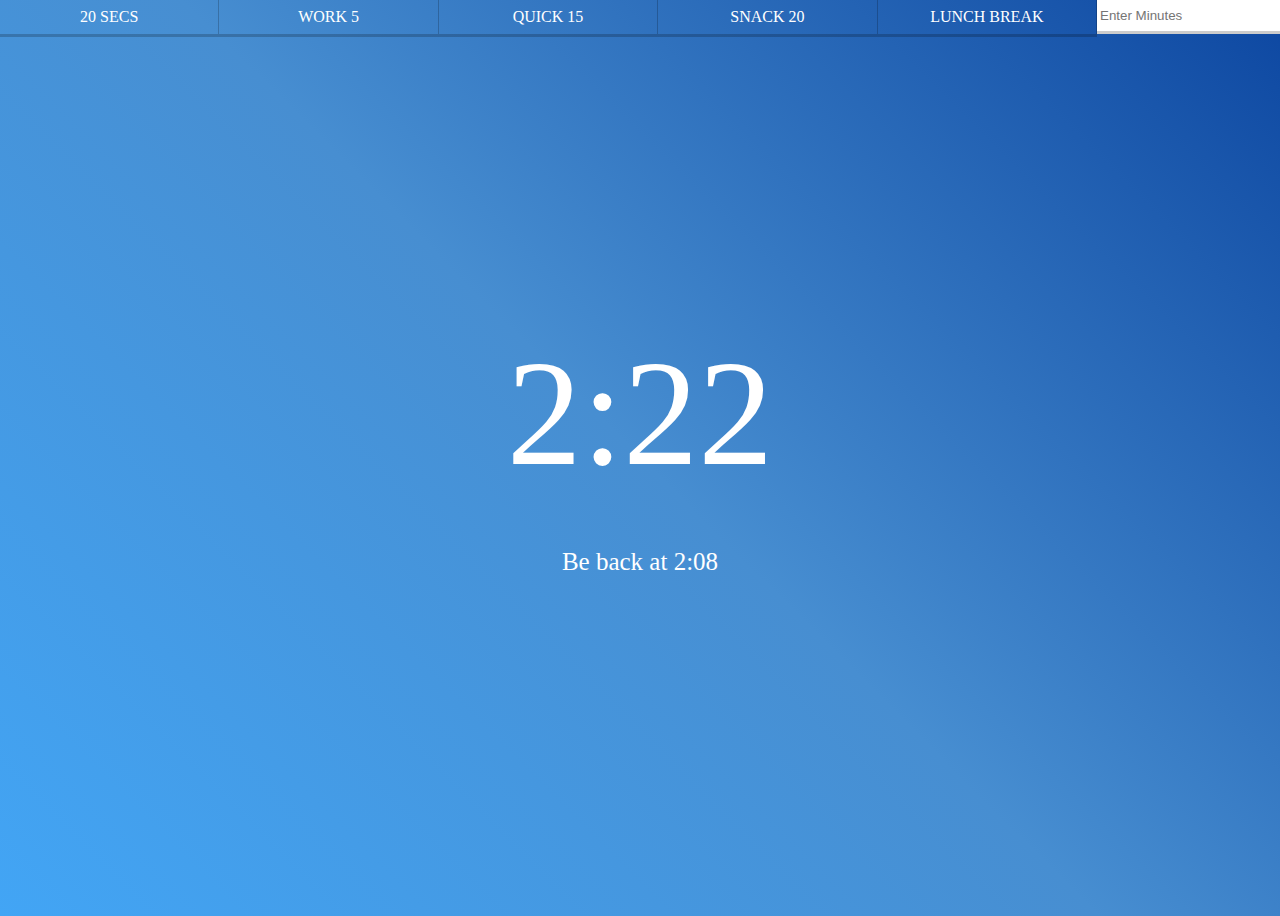
<file: index.html>
<!DOCTYPE html>
<html lang="en">
<head>
  <meta charset="UTF-8">
  <title>Click and Drag</title>
  <link rel="stylesheet" href="style.css">
</head>
<body>
    <ul class='menu'>
        <li class='menu-item' data-time='20'>20 secs</li>
        <li class='menu-item' data-time='300'>Work 5</li>
        <li class='menu-item' data-time='900'>Quick 15</li>
        <li class='menu-item' data-time='1200'>Snack 20</li>
        <li class='menu-item' data-time='3600'>Lunch Break</li>
      <form name="customForm" id="custom">
        <input type="text" name="minutes" placeholder="Enter Minutes">
      </form>
    </ul>
    <div class='timer-display'>2:22</div>
    <div class='return-time'>Be back at 2:08</div>
<script src='app.js'>
</script>
</body>
</html>
</file>
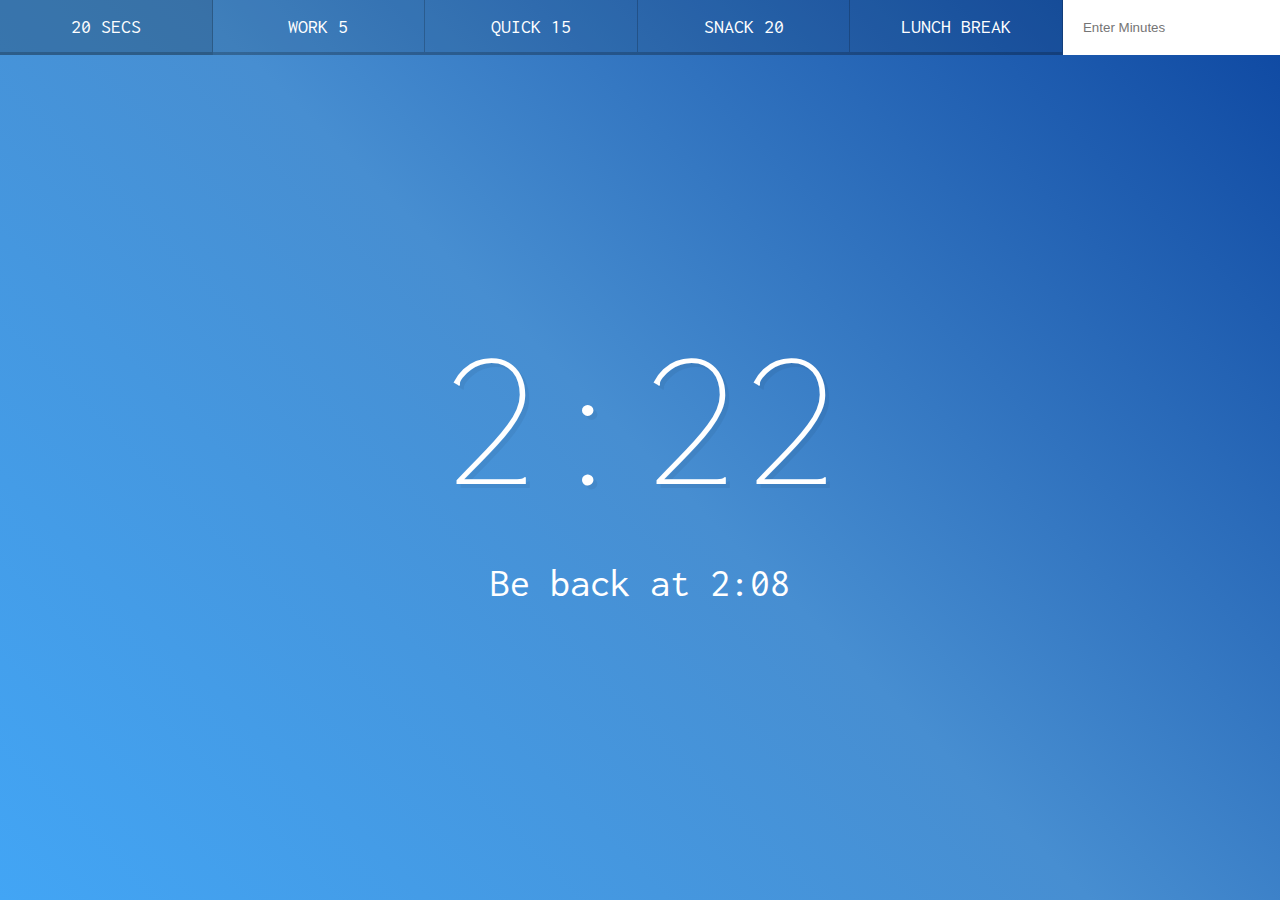
<file: wes_version/index.html>
<!DOCTYPE html>
<html lang="en">
<head>
  <meta charset="UTF-8">
  <title>Countdown Timer</title>
  <link href='https://fonts.googleapis.com/css?family=Inconsolata' rel='stylesheet' type='text/css'>
  <link rel="stylesheet" href="style.css">
</head>
<body>
  <div class="timer">
    <div class="timer__controls">
      <button data-time="20" class="timer__button">20 Secs</button>
      <button data-time="300" class="timer__button">Work 5</button>
      <button data-time="900" class="timer__button">Quick 15</button>
      <button data-time="1200" class="timer__button">Snack 20</button>
      <button data-time="3600" class="timer__button">Lunch Break</button>
      <form name="customForm" id="custom">
        <input type="text" name="minutes" placeholder="Enter Minutes">
      </form>
    </div>
    <div class="display">
      <h1 class="display__time-left">2:22</h1>
      <p class="display__end-time">Be back at 2:08</p>
    </div>
  </div>

  <script src="app.js"></script>
</body>
</html>
</file>
<file: style.css>
html {
    box-sizing: border-box;
    background: #8E24AA;
    background: linear-gradient(45deg,  #42a5f5 0%,#478ed1 50%,#0d47a1 100%);
    color: white;

}

*, *:before, *:after {
    box-sizing: inherit;
}

body {
    height: 100vh;
    display: flex; 
    flex-direction: column;
    align-items: center;
    justify-content: center;
}

.menu {
    list-style-type: none;
    width: 100%;
    display: flex;
    position: absolute;
    top: 0;
    padding: 0;
    margin: 0;
}

.menu-item {
    flex: 1;
    display: flex;
    align-items: center;
    justify-content: center;
    text-transform: uppercase;
    border-bottom: 3px solid rgba(0,0,0,0.2);
    border-right: 1px solid rgba(0,0,0,0.2);
    padding: 8px 3px;
}

.timer-display {
    width: 40vw;
    height: 30vh;
    display: flex;
    align-items: center;
    justify-content: center;
    font-size: 150px;
}

.return-time {
    width: 30vw;
    height: 10vh;
    display: flex;
    align-items: flex-start;
    justify-content: center;
    font-size: 25px
}

input {
    padding: 8px 3px;
    border: none;
    border-bottom: 3px solid rgba(0,0,0,0.2);

}
</file>
<file: wes_version/style.css>
html {
  box-sizing: border-box;
  font-size: 10px;
  background: #8E24AA;
  background: linear-gradient(45deg,  #42a5f5 0%,#478ed1 50%,#0d47a1 100%);
}

*, *:before, *:after {
  box-sizing: inherit;
}

body {
  margin: 0;
  text-align: center;
  font-family: 'Inconsolata', monospace;
}

.display__time-left {
  font-weight: 100;
  font-size: 20rem;
  margin: 0;
  color: white;
  text-shadow: 4px 4px 0 rgba(0,0,0,0.05);
}

.timer {
  display: flex;
  min-height: 100vh;
  flex-direction: column;
}

.timer__controls {
  display: flex;
}

.timer__controls > * {
  flex: 1;
}

.timer__controls form {
  flex: 1;
  display: flex;
}

.timer__controls input {
  flex: 1;
  border: 0;
  padding: 2rem;
}

.timer__button {
  background: none;
  border: 0;
  cursor: pointer;
  color: white;
  font-size: 2rem;
  text-transform: uppercase;
  background: rgba(0,0,0,0.1);
  border-bottom: 3px solid rgba(0,0,0,0.2);
  border-right: 1px solid rgba(0,0,0,0.2);
  padding: 1rem;
  font-family: 'Inconsolata', monospace;
}

.timer__button:hover,
.timer__button:focus {
  background: rgba(0,0,0,0.2);
  outline: 0;
}

.display {
  flex: 1;
  display: flex;
  flex-direction: column;
  align-items: center;
  justify-content: center;
}

.display__end-time {
  font-size: 4rem;
  color: white;
}
</file>
